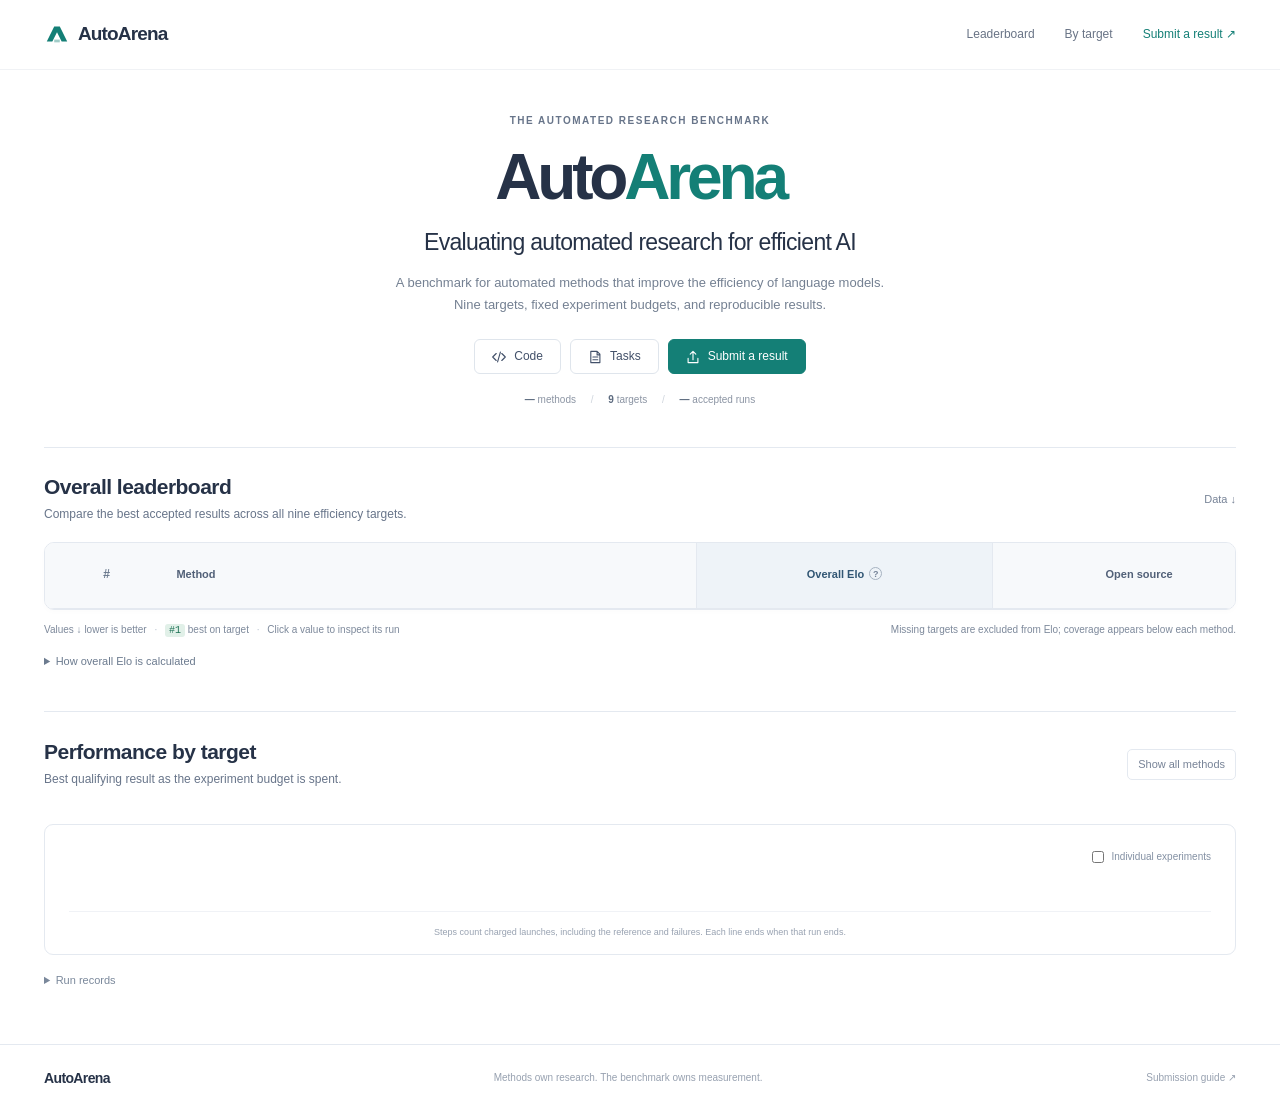
<file: site/index.html>
<!doctype html>
<html lang="en">
<head>
  <meta charset="utf-8">
  <meta name="viewport" content="width=device-width,initial-scale=1">
  <meta name="description" content="AutoArena benchmarks automated research across nine efficiency targets. Compare methods, overall Elo ratings and experiment progress.">
  <title>AutoArena · Automated Research Benchmark</title>
  <link rel="stylesheet" href="site.css">
  <script src="site.js" defer></script>
</head>
<body>
  <a class="skip" href="#leaderboard">Skip to leaderboard</a>
  <header class="topbar">
    <a class="brand" href="index.html"><svg class="brand-mark" viewBox="0 0 28 28" aria-hidden="true"><path d="M3 22 11 6h6l8 16h-6l-5-10-5 10Z" fill="currentColor"/><path d="M11 20h6v3h-6z" fill="currentColor" opacity=".4"/></svg>AutoArena</a>
    <nav aria-label="Main navigation"><a href="#leaderboard">Leaderboard</a><a href="#target-details">By target</a><a href="submit.html">Submit a result <span aria-hidden="true">↗</span></a></nav>
  </header>
  <main>
    <section class="hero" aria-labelledby="page-title">
      <p class="eyebrow">The automated research benchmark</p>
      <h1 id="page-title">Auto<span>Arena</span></h1>
      <p class="hero-title">Evaluating automated research for efficient AI</p>
      <p class="hero-description">A benchmark for automated methods that improve the efficiency of language models.<br class="wide-only"> Nine targets, fixed experiment budgets, and reproducible results.</p>
      <div class="resource-links">
        <a href="https://github.com/Auto-Research-Arena/auto-research-arena"><svg viewBox="0 0 20 20" aria-hidden="true"><path d="m6 5-5 5 5 5m8-10 5 5-5 5M12 3 8 17"/></svg>Code</a>
        <a href="https://github.com/Auto-Research-Arena/auto-research-arena/tree/master/tasks"><svg viewBox="0 0 20 20" aria-hidden="true"><path d="M4 2h9l4 4v12H4ZM13 2v5h4M7 10h7M7 14h7"/></svg>Tasks</a>
        <a href="submit.html" class="primary"><svg viewBox="0 0 20 20" aria-hidden="true"><path d="M10 14V2m-4 4 4-4 4 4M3 12v6h14v-6"/></svg>Submit a result</a>
      </div>
      <p class="collection-meta"><span id="method-count">—</span> methods <span class="meta-separator">/</span> <span id="task-count">9</span> targets <span class="meta-separator">/</span> <span id="run-count">—</span> accepted runs</p>
    </section>

    <section id="leaderboard" aria-labelledby="board-title">
      <div class="section-heading"><div><h2 id="board-title">Overall leaderboard</h2><p>Compare the best accepted results across all nine efficiency targets.</p></div><a class="quiet-link" href="leaderboard.json">Data <span aria-hidden="true">↓</span></a></div>
      <div class="matrix-scroll" tabindex="0" role="region" aria-label="Overall leaderboard; scroll horizontally for all targets">
        <table class="matrix">
          <caption class="sr-only">Methods ranked by overall Elo, with open-source availability, best value and rank for every target</caption>
          <thead><tr id="matrix-head"><th scope="col" class="overall-rank">#</th><th scope="col" class="method-column">Method</th><th scope="col" class="elo-column">Overall Elo <a class="info-link" href="#elo-method" aria-label="How overall Elo is calculated">?</a></th><th scope="col" class="source-column">Open source</th></tr></thead>
          <tbody id="matrix-body"></tbody>
        </table>
      </div>
      <div class="matrix-notes"><p>Values ↓ lower is better <span class="note-separator">·</span> <span class="rank-key">#1</span> best on target <span class="note-separator">·</span> Click a value to inspect its run</p><p id="coverage-note">Missing targets are excluded from Elo; coverage appears below each method.</p></div>
      <details id="elo-method" class="rating-method">
        <summary>How overall Elo is calculated</summary>
        <p>Each pair of methods is compared on the final target values of its best run. A lower value wins; equal values tie. Every included target receives the same nominal weight: 1/9 across all nine targets. Missing targets are excluded.</p>
        <p>Training time is rounded to the nearest 30-second checkpoint with 30 × floor(seconds / 30 + 0.5) for ranking, tables and curves. Matching checkpoints tie; other targets retain their task’s tiebreaks. Downloaded submission JSON preserves raw measurements. Only selected endpoints enter Elo, without adjustments for search budget or reference scores.</p>
        <p>A comparison’s update reflects its proportional improvement: the absolute log ratio is divided by the target’s median nonzero pairwise log gap, transformed with log₂(1 + gap), and capped at 3. Exact ties make no update.</p>
        <p>Ratings start at 1500 and use standard Elo updates with K = 32 and a 400-point scale. We average 4,000 shuffled comparison orders with seed 20260902. Equal and opposite updates keep the cohort mean at 1500; there is no fixed maximum. <a href="ranking.json">Download full-precision ratings and calculation settings</a>. The exported match-order standard deviation describes sensitivity to comparison order, not experimental uncertainty.</p>
        <p id="elo-status"></p>
      </details>
    </section>

    <section id="target-details" aria-labelledby="details-title">
      <div class="section-heading"><div><h2 id="details-title">Performance by target</h2><p>Best qualifying result as the experiment budget is spent.</p></div><button id="reset-comparison" class="quiet-button" type="button">Show all methods</button></div>
      <div id="target-tabs" class="target-tabs" role="group" aria-label="Efficiency target"></div>
      <p id="target-description" class="target-description"></p>
      <div class="figure-card">
        <div class="figure-heading"><div><h3 id="chart-title-text"></h3><span id="chart-unit"></span></div><label class="point-toggle"><input type="checkbox" id="show-points"> Individual experiments</label></div>
        <div class="figure-layout"><div class="plot-wrap"><div id="chart" class="chart"></div><div id="chart-tooltip" class="chart-tooltip" hidden></div></div><aside id="legend" class="legend" aria-label="Toggle runs in the chart"></aside></div>
        <p class="figure-note">Steps count charged launches, including the reference and failures. Each line ends when that run ends.</p>
      </div>
      <details class="run-records"><summary>Run records <span id="report-count"></span></summary><div class="records-scroll"><table><caption class="sr-only">All accepted runs for the selected target</caption><thead><tr><th scope="col">Method / run</th><th scope="col">Best value</th><th scope="col">Budget used</th><th scope="col">Research model</th><th scope="col">Evidence</th></tr></thead><tbody id="run-records"></tbody></table></div></details>
    </section>
    <noscript><p class="notice">Enable JavaScript to explore the leaderboard, or download <a href="leaderboard.json">the data</a>.</p></noscript>
  </main>
  <footer><a class="brand" href="index.html">AutoArena</a><p>Methods own research. The benchmark owns measurement.</p><a href="submit.html">Submission guide ↗</a></footer>
  <script id="leaderboard-data" type="application/json">LEADERBOARD_DATA</script>
</body>
</html>
</file>
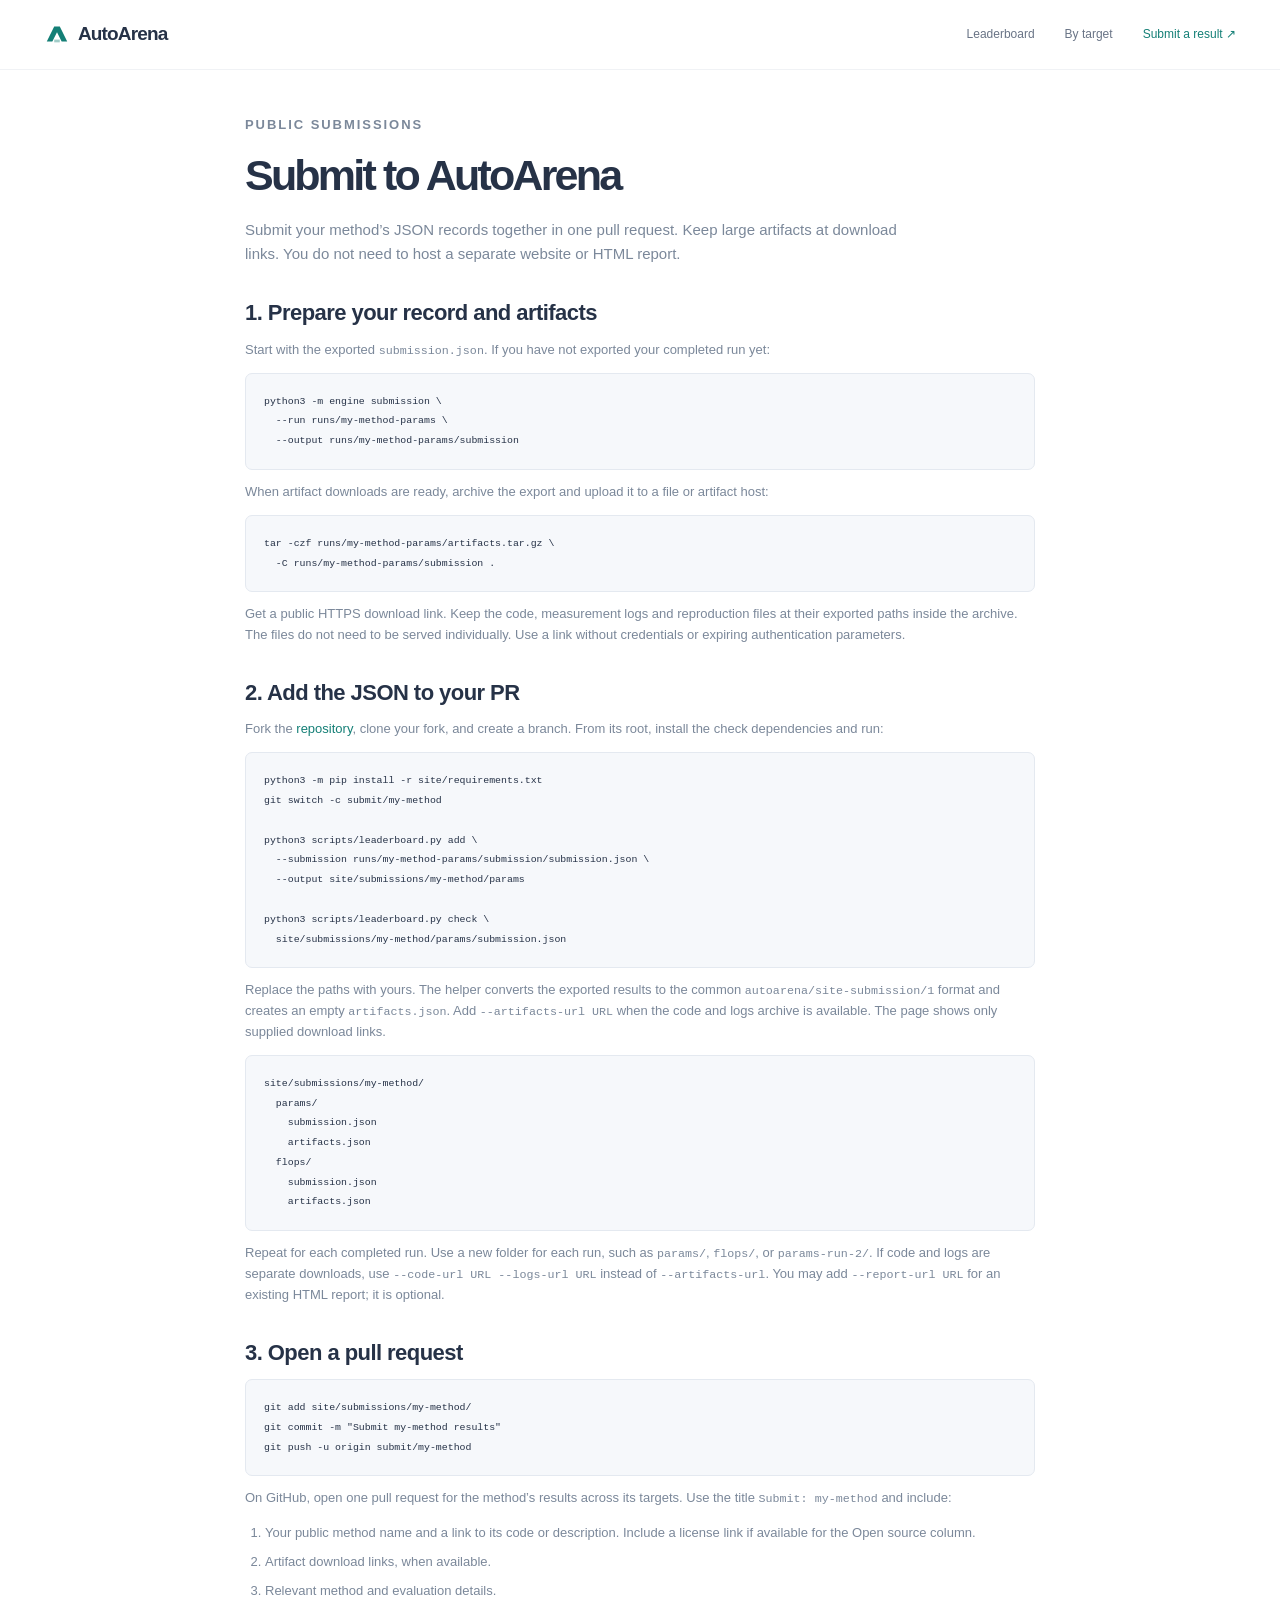
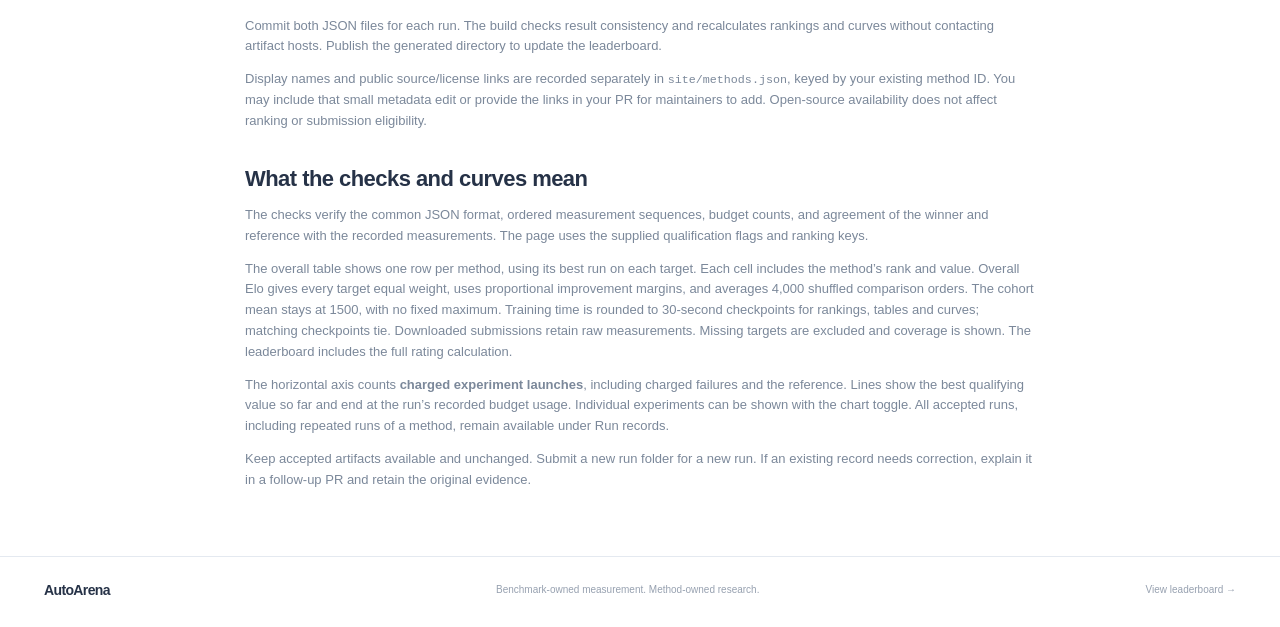
<file: site/submit.html>
<!doctype html>
<html lang="en">
<head>
  <meta charset="utf-8">
  <meta name="viewport" content="width=device-width,initial-scale=1">
  <meta name="description" content="Submit your method's AutoArena JSON records in one pull request. Link large artifacts; no hosted report or separate website is required.">
  <title>Submit a run · AutoArena</title>
  <link rel="stylesheet" href="site.css">
</head>
<body>
  <a class="skip" href="#guide">Skip to submission guide</a>
  <header class="topbar">
    <a class="brand" href="index.html"><svg class="brand-mark" viewBox="0 0 28 28" aria-hidden="true"><path d="M3 22 11 6h6l8 16h-6l-5-10-5 10Z" fill="currentColor"/><path d="M11 20h6v3h-6z" fill="currentColor" opacity=".4"/></svg>AutoArena</a>
    <nav aria-label="Main navigation"><a href="index.html#leaderboard">Leaderboard</a><a href="index.html#target-details">By target</a><a href="submit.html" aria-current="page">Submit a result ↗</a></nav>
  </header>
  <main id="guide">
    <article class="guide">
      <p class="eyebrow">Public submissions</p>
      <h1>Submit to AutoArena</h1>
      <p class="intro">Submit your method’s JSON records together in one pull request. Keep large artifacts at download links. You do not need to host a separate website or HTML report.</p>
      <section>
        <h2>1. Prepare your record and artifacts</h2>
        <p>Start with the exported <code>submission.json</code>. If you have not exported your completed run yet:</p>
        <pre><code>python3 -m engine submission \
  --run runs/my-method-params \
  --output runs/my-method-params/submission</code></pre>
        <p>When artifact downloads are ready, archive the export and upload it to a file or artifact host:</p>
        <pre><code>tar -czf runs/my-method-params/artifacts.tar.gz \
  -C runs/my-method-params/submission .</code></pre>
        <p>Get a public HTTPS download link. Keep the code, measurement logs and reproduction files at their exported paths inside the archive. The files do not need to be served individually. Use a link without credentials or expiring authentication parameters.</p>
      </section>
      <section>
        <h2>2. Add the JSON to your PR</h2>
        <p>Fork the <a href="https://github.com/Auto-Research-Arena/auto-research-arena">repository</a>, clone your fork, and create a branch. From its root, install the check dependencies and run:</p>
        <pre><code>python3 -m pip install -r site/requirements.txt
git switch -c submit/my-method

python3 scripts/leaderboard.py add \
  --submission runs/my-method-params/submission/submission.json \
  --output site/submissions/my-method/params

python3 scripts/leaderboard.py check \
  site/submissions/my-method/params/submission.json</code></pre>
        <p>Replace the paths with yours. The helper converts the exported results to the common <code>autoarena/site-submission/1</code> format and creates an empty <code>artifacts.json</code>. Add <code>--artifacts-url URL</code> when the code and logs archive is available. The page shows only supplied download links.</p>
        <pre><code>site/submissions/my-method/
  params/
    submission.json
    artifacts.json
  flops/
    submission.json
    artifacts.json</code></pre>
        <p>Repeat for each completed run. Use a new folder for each run, such as <code>params/</code>, <code>flops/</code>, or <code>params-run-2/</code>. If code and logs are separate downloads, use <code>--code-url URL --logs-url URL</code> instead of <code>--artifacts-url</code>. You may add <code>--report-url URL</code> for an existing HTML report; it is optional.</p>
      </section>
      <section>
        <h2>3. Open a pull request</h2>
        <pre><code>git add site/submissions/my-method/
git commit -m "Submit my-method results"
git push -u origin submit/my-method</code></pre>
        <p>On GitHub, open one pull request for the method’s results across its targets. Use the title <code>Submit: my-method</code> and include:</p>
        <ol>
          <li>Your public method name and a link to its code or description. Include a license link if available for the Open source column.</li>
          <li>Artifact download links, when available.</li>
          <li>Relevant method and evaluation details.</li>
        </ol>
        <p>Commit both JSON files for each run. The build checks result consistency and recalculates rankings and curves without contacting artifact hosts. Publish the generated directory to update the leaderboard.</p>
        <p>Display names and public source/license links are recorded separately in <code>site/methods.json</code>, keyed by your existing method ID. You may include that small metadata edit or provide the links in your PR for maintainers to add. Open-source availability does not affect ranking or submission eligibility.</p>
      </section>
      <section>
        <h2>What the checks and curves mean</h2>
        <p>The checks verify the common JSON format, ordered measurement sequences, budget counts, and agreement of the winner and reference with the recorded measurements. The page uses the supplied qualification flags and ranking keys.</p>
        <p>The overall table shows one row per method, using its best run on each target. Each cell includes the method’s rank and value. Overall Elo gives every target equal weight, uses proportional improvement margins, and averages 4,000 shuffled comparison orders. The cohort mean stays at 1500, with no fixed maximum. Training time is rounded to 30-second checkpoints for rankings, tables and curves; matching checkpoints tie. Downloaded submissions retain raw measurements. Missing targets are excluded and coverage is shown. The leaderboard includes the full rating calculation.</p>
        <p>The horizontal axis counts <strong>charged experiment launches</strong>, including charged failures and the reference. Lines show the best qualifying value so far and end at the run’s recorded budget usage. Individual experiments can be shown with the chart toggle. All accepted runs, including repeated runs of a method, remain available under Run records.</p>
        <p>Keep accepted artifacts available and unchanged. Submit a new run folder for a new run. If an existing record needs correction, explain it in a follow-up PR and retain the original evidence.</p>
      </section>
    </article>
  </main>
  <footer><a class="brand" href="index.html">AutoArena</a><p>Benchmark-owned measurement. Method-owned research.</p><a href="index.html">View leaderboard →</a></footer>
</body>
</html>
</file>
<file: site/site.css>
:root {
  --ink: #263247; --muted: #68758a; --line: #e4e9f0; --accent: #147f76;
  --tint: #eef8f5; --paper: #fff; --mono: ui-monospace, SFMono-Regular, Consolas, monospace;
}
* { box-sizing: border-box; }
html { scroll-padding-top: 24px; }
body { margin: 0; background: var(--paper); color: var(--ink); font: 14px/1.6 -apple-system, BlinkMacSystemFont, "Segoe UI", sans-serif; }
a { color: var(--accent); text-decoration: none; }
a:hover { text-decoration: underline; }
button, input, select { font: inherit; }
button { cursor: pointer; }
button, a, input, select { touch-action: manipulation; }
button:focus-visible, a:focus-visible, input:focus-visible, select:focus-visible, [tabindex]:focus-visible { outline: 3px solid #8ba8e8; outline-offset: 3px; }
button:disabled { cursor: default; opacity: .35; }
h1, h2, h3, p { margin: 0; }
h1, h2, h3 { line-height: 1.2; letter-spacing: -.025em; }
.topbar, main, footer { max-width: 1380px; margin: auto; padding-left: 44px; padding-right: 44px; }
.topbar { height: 70px; display: flex; align-items: center; justify-content: space-between; border-bottom: 1px solid #f0f2f5; }
.brand { display: inline-flex; align-items: center; gap: 8px; color: var(--ink); font-size: 19px; font-weight: 720; letter-spacing: -.045em; }
.brand:hover { text-decoration: none; }
.brand-mark { width: 26px; height: 26px; color: var(--accent); }
.brand-icon { display: grid; place-items: center; width: 27px; height: 28px; background: var(--accent); color: white; border-radius: 6px; }
nav { display: flex; gap: 30px; align-items: center; }
nav a { color: #697486; font-size: 12px; }
nav a:last-child { color: var(--accent); }
.hero { text-align: center; padding: 43px 0 39px; }
.eyebrow { text-transform: uppercase; font-size: 10px; font-weight: 600; letter-spacing: .15em; color: var(--muted); }
h1 { font-size: clamp(50px, 5vw, 66px); font-weight: 750; letter-spacing: -.065em; margin: 10px 0 8px; }
h1 span { color: var(--accent); }
.hero-title { font-size: 23px; font-weight: 500; letter-spacing: -.03em; }
.hero-description { font-size: 13px; color: #748092; margin-top: 11px; line-height: 1.75; }
.resource-links { display: flex; justify-content: center; gap: 9px; margin-top: 22px; }
.resource-links a { display: inline-flex; align-items: center; gap: 8px; padding: 7px 17px; border: 1px solid #dfe5ec; border-radius: 6px; font-size: 12px; color: #43516a; background: white; }
.resource-links a:hover { background: #f6f8fb; text-decoration: none; }
.resource-links a.primary { color: white; border-color: var(--accent); background: var(--accent); }
.resource-links a.primary:hover { background: #116d66; }
.resource-links svg { width: 14px; height: 14px; fill: none; stroke: currentColor; stroke-width: 1.6; stroke-linejoin: round; stroke-linecap: round; }
.collection-meta { margin-top: 18px; color: #8b94a3; font-size: 10px; }
.collection-meta > span:not(.meta-separator) { color: #5e6c80; font-weight: 600; }
.meta-separator { margin: 0 12px; color: #ced4dc; }
.section-heading { display: flex; justify-content: space-between; align-items: center; margin-bottom: 17px; gap: 20px; }
h2 { font-size: 21px; font-weight: 650; }
.section-heading p { font-size: 12px; color: var(--muted); margin-top: 6px; }
.quiet-link, .quiet-button { color: #778397; font-size: 11px; }
.quiet-button { background: none; border: 1px solid var(--line); border-radius: 5px; padding: 6px 10px; white-space: nowrap; }
#leaderboard { border-top: 1px solid var(--line); padding-top: 26px; }
.matrix-scroll { overflow: auto; border: 1px solid var(--line); border-radius: 10px; box-shadow: 0 2px 6px #26324704; }
table { width: 100%; border-collapse: separate; border-spacing: 0; text-align: left; }
.matrix { min-width: 1240px; font-variant-numeric: tabular-nums; }
.matrix th { height: 66px; background: #f7f9fb; font-weight: 600; color: #526178; font-size: 11px; border-bottom: 1px solid var(--line); }
.matrix td { height: 77px; border-bottom: 1px solid #edf0f5; transition: background-color .12s; }
.matrix tr:last-child td { border-bottom: 0; }
.matrix tbody tr:hover td { background: #f8fafc; }
.matrix .overall-rank { width: 44px; min-width: 44px; text-align: center; color: #69788c; font-family: var(--mono); font-size: 12px; position: sticky; left: 0; z-index: 2; background: white; }
.matrix th.overall-rank, .matrix th.method-column { background: #f7f9fb; }
.matrix .method-column { width: 188px; min-width: 188px; padding: 12px 16px 12px 8px; position: sticky; left: 44px; background: white; z-index: 2; }
.method-name { display: flex; align-items: center; gap: 9px; font-size: 14px; font-weight: 600; white-space: nowrap; }
.method-dot { display: inline-block; width: 7px; height: 7px; border-radius: 50%; flex-shrink: 0; }
.coverage { display: block; color: #748197; font-size: 10px; margin: 4px 0 0 16px; }
.source-column { width: 104px; min-width: 104px; padding: 0 8px; text-align: center; }
.source-badge { display: inline-flex; align-items: center; min-height: 30px; padding: 3px 8px; border: 1px solid; border-radius: 5px; font-size: 10px; font-weight: 500; white-space: nowrap; }
.source-badge:hover { text-decoration: none; filter: brightness(.94); }
.source-open { background: #f0f8f5; color: #207357; border-color: #cce5d9; }
.source-no { color: #8995a6; font-size: 10px; }
.elo-column { text-align: center; width: 106px; min-width: 106px; padding: 0 10px; border-left: 1px solid var(--line); border-right: 1px solid var(--line); background: #f4f8fb; }
.matrix th.elo-column { color: #315674; background: #eef3f8; }
.matrix tbody tr:hover .elo-column { background: #edf3f8; }
.info-link { display: inline-block; color: #77859a; border: 1px solid #a6b2c1; border-radius: 50%; width: 13px; height: 13px; line-height: 12px; font-size: 9px; text-align: center; vertical-align: 1px; margin-left: 2px; }
.elo-value { color: #244e6d; font-family: var(--mono); font-size: 17px; font-weight: 650; letter-spacing: -.035em; }
.target-column { text-align: center; min-width: 86px; }
.target-column button { display: block; width: 100%; min-height: 65px; background: none; border: 0; border-bottom: 2px solid transparent; padding: 10px 5px 8px; font-size: 11px; font-weight: 600; color: #526178; }
.target-column button:hover, .target-column button.selected { color: var(--accent); background: #f0f6f5; }
.target-column button.selected { border-bottom-color: var(--accent); }
.column-unit { display: block; font-size: 10px; color: #7c8899; font-weight: 400; margin-top: 4px; }
.result-cell { text-align: center; }
.cell-button { display: flex; flex-direction: column; align-items: center; gap: 5px; width: 100%; height: 76px; justify-content: center; border: 0; background: none; color: inherit; padding: 8px 5px; }
.cell-button:hover { background: #edf3f8; }
.cell-rank { font-family: var(--mono); font-size: 10px; color: #8490a1; line-height: 1.5; padding: 0 5px; border-radius: 3px; }
.cell-value { font-family: var(--mono); font-size: 12px; font-weight: 500; letter-spacing: -.025em; }
.best-cell { background: #f3faf7; }
.matrix tbody tr:hover .best-cell { background: #eaf6f0; }
.best-cell .cell-rank { color: #207357; background: #e1f0e8; font-weight: 650; }
.best-cell .cell-value { color: #176449; font-weight: 650; }
.missing { color: #c5ccd6; font-size: 14px; }
.matrix-notes { display: flex; justify-content: space-between; gap: 30px; margin-top: 12px; font-size: 10px; color: #7d899b; }
.rank-key { color: #207357; font-family: var(--mono); background: #e1f0e8; border-radius: 3px; padding: 1px 4px; }
.note-separator { color: #b9c3d0; margin: 0 5px; }
.rating-method { margin-top: 14px; font-size: 11px; color: var(--muted); max-width: 960px; }
.rating-method summary { cursor: pointer; color: #6c7b8f; display: list-item; width: fit-content; }
.rating-method p { margin: 10px 0; font-size: 12px; line-height: 1.8; }
#target-details { margin-top: 41px; padding-top: 27px; border-top: 1px solid var(--line); scroll-margin-top: 20px; }
.target-tabs { display: flex; flex-wrap: wrap; gap: 7px; margin: 4px 0 10px; }
.target-tabs button { border: 1px solid var(--line); border-radius: 6px; background: white; color: #627087; padding: 9px 13px; font-size: 12px; }
.target-tabs button:hover { background: #f6f8fb; color: var(--ink); }
.target-tabs button[aria-pressed=true] { border-color: var(--accent); background: var(--tint); color: var(--accent); }
.target-description { font-size: 11px; color: #929bad; margin-bottom: 17px; }
.figure-card { border: 1px solid var(--line); border-radius: 9px; padding: 23px 24px 15px; }
.figure-heading { display: flex; align-items: center; justify-content: space-between; gap: 20px; margin-bottom: 17px; }
.figure-heading > div { display: flex; gap: 14px; align-items: baseline; }
.figure-heading h3 { font-size: 15px; font-weight: 600; }
#chart-unit { font-size: 10px; color: #9aa4b3; }
.point-toggle { display: flex; align-items: center; gap: 5px; font-size: 10px; color: #8390a3; white-space: nowrap; }
.point-toggle input { accent-color: var(--accent); width: 12px; height: 12px; }
.figure-layout { display: grid; grid-template-columns: minmax(0, 1fr) 215px; gap: 25px; align-items: center; }
.plot-wrap { min-width: 0; position: relative; }
.chart svg { display: block; width: 100%; height: auto; }
.grid-line { stroke: #edf0f5; stroke-width: 1; }
.axis-label { font-size: 10px; fill: #748298; font-family: var(--mono); }
.axis-title { font-size: 11px; fill: #8a96a9; }
.progress-line { vector-effect: non-scaling-stroke; }
.cursor-line { stroke: #aab5c5; stroke-width: 1; stroke-dasharray: 3 4; pointer-events: none; }
.legend { padding: 5px 0 10px 10px; }
.legend-heading { color: #a1aabb; font-size: 9px; margin-bottom: 9px; padding-left: 5px; }
.legend-row { display: flex; align-items: center; justify-content: space-between; gap: 10px; background: none; border: 0; border-radius: 5px; width: 100%; padding: 10px 5px; color: #66778e; text-align: left; }
.legend-row:hover { background: #f7f9fc; }
.legend-row[aria-pressed=false] { opacity: .28; }
.legend-name { display: flex; align-items: center; gap: 8px; font-size: 11px; flex-wrap: wrap; }
.legend-name small { font-size: 8px; max-width: 110px; overflow-wrap: anywhere; }
.legend-value { font-family: var(--mono); font-size: 10px; color: #53657e; }
.legend > a { font-size: 10px; display: block; margin: 13px 5px 0; }
.figure-note { border-top: 1px solid #f0f2f6; padding-top: 13px; margin-top: 13px; font-size: 9px; color: #98a2b1; text-align: center; }
.chart-tooltip { position: absolute; top: 14px; z-index: 3; background: #fffffff5; border: 1px solid var(--line); border-radius: 7px; padding: 10px 12px; box-shadow: 0 4px 14px #24365210; pointer-events: none; font-size: 10px; min-width: 180px; }
.chart-tooltip > strong { display: block; margin-bottom: 7px; color: #78869a; font-weight: 500; }
.tooltip-row { display: flex; justify-content: space-between; gap: 14px; margin-top: 5px; }
.tooltip-row > span:first-child { display: inline-flex; align-items: center; gap: 7px; }
.run-records { margin: 17px 0 54px; }
.run-records > summary { cursor: pointer; color: #7a889b; font-size: 11px; }
.run-records > summary span { color: #a6afbc; }
.records-scroll { overflow-x: auto; margin-top: 13px; border: 1px solid var(--line); border-radius: 7px; }
.records-scroll table { min-width: 740px; font-size: 11px; }
.records-scroll th { background: #f7f9fc; padding: 10px 15px; color: #7d8b9e; font-weight: 500; white-space: nowrap; }
.records-scroll td { padding: 13px 15px; border-top: 1px solid var(--line); vertical-align: top; }
.numeric { font-family: var(--mono); white-space: nowrap; font-size: 11px; }
.subtext { display: block; color: #98a3b2; margin-top: 4px; font-size: 9px; overflow-wrap: anywhere; }
.model-cell { font-size: 10px; color: #7d8b9e; max-width: 230px; overflow-wrap: anywhere; }
.evidence a { display: inline-block; margin-right: 12px; font-size: 10px; white-space: nowrap; }
.empty-chart { min-height: 280px; display: flex; flex-direction: column; align-items: center; justify-content: center; text-align: center; gap: 8px; }
.empty-chart strong { font-size: 14px; font-weight: 500; }
.empty-chart p { font-size: 11px; color: #9aa4b4; }
.empty-chart a { font-size: 11px; margin-top: 5px; }
.empty-table { padding: 30px; text-align: center; color: var(--muted); }
footer { border-top: 1px solid var(--line); display: flex; align-items: center; justify-content: space-between; padding-top: 22px; padding-bottom: 26px; }
footer .brand { font-size: 14px; }
footer p, footer > a:last-child { font-size: 10px; color: #97a1b0; }
.skip { position: absolute; left: 20px; top: -100px; z-index: 5; background: white; padding: 12px; }
.skip:focus { top: 10px; }
.sr-only { position: absolute; width: 1px; height: 1px; margin: -1px; padding: 0; overflow: hidden; clip: rect(0,0,0,0); white-space: nowrap; border: 0; }
.guide { max-width: 790px; margin: 45px auto 65px; }
.guide h1 { font-size: 43px; margin: 14px 0 17px; }
.guide .intro { max-width: 680px; font-size: 15px; }
.guide section { margin-top: 34px; }
.guide h2 { font-size: 22px; margin-bottom: 13px; }
.guide p, .guide li { color: #7b889a; font-size: 13px; }
.guide p { margin: 12px 0; }
.guide pre { white-space: pre-wrap; overflow-wrap: anywhere; background: #f6f8fb; border: 1px solid var(--line); border-radius: 7px; padding: 18px; font-family: var(--mono); font-size: 11px; line-height: 1.8; }
.guide code { font-family: var(--mono); font-size: .9em; }
.guide ol { padding-left: 20px; }
.guide li { margin: 8px 0; }
.notice { border-left: 3px solid var(--accent); background: var(--tint); padding: 13px 16px; margin: 20px 0 !important; }
@media (max-width: 1000px) {
  .topbar, main, footer { padding-left: 26px; padding-right: 26px; }
  .figure-layout { grid-template-columns: minmax(0,1fr) 180px; gap: 12px; }
  .figure-card { padding-left: 15px; padding-right: 15px; }
  .legend-name { font-size: 10px; }
  .matrix-notes { display: block; }.matrix-notes p + p { margin-top: 4px; }
}
@media (max-width: 650px) {
  .topbar, main, footer { padding-left: 18px; padding-right: 18px; }
  .topbar { height: 62px; }.brand { font-size: 17px; }.brand-mark { width: 23px; }
  nav { gap: 18px; } nav a { font-size: 10px; } nav a:nth-child(2) { display: none; }
  .hero { padding: 31px 0 29px; } h1 { font-size: min(57px, 15vw); }.hero-title { font-size: 21px; }
  .hero-description { font-size: 12px; }.wide-only { display: none; }.eyebrow { font-size: 8px; }
  .resource-links { gap: 7px; }.resource-links a { padding: 7px 12px; font-size: 11px; }
  .collection-meta { font-size: 9px; }.meta-separator { margin: 0 7px; }
  h2 { font-size: 20px; }.section-heading p { font-size: 11px; }.section-heading { align-items: start; }
  .matrix .overall-rank { width: 30px; min-width: 30px; }.matrix .method-column { width: 152px; min-width: 152px; left: 30px; padding-left: 5px; }
  .method-name { font-size: 12px; gap: 6px; }.coverage { margin-left: 13px; font-size: 9px; }
  .matrix .method-column { box-shadow: 4px 0 8px -7px #5c6c80; }.matrix-notes { font-size: 9px; }
  #target-details { margin-top: 28px; padding-top: 23px; }.quiet-button { font-size: 9px; padding: 5px 7px; }
  .target-tabs { display: grid; grid-template-columns: repeat(3, minmax(0, 1fr)); gap: 6px; }
  .target-tabs button { padding: 10px 3px; font-size: 10px; min-height: 44px; }.target-description { font-size: 10px; }
  .figure-card { padding: 16px 10px 12px; }.figure-heading { display: block; padding: 0 5px; margin-bottom: 12px; }
  .figure-heading > div { justify-content: space-between; }.figure-heading h3 { font-size: 14px; } #chart-unit { font-size: 9px; }
  .point-toggle { margin-top: 10px; font-size: 9px; }.figure-layout { grid-template-columns: minmax(0,1fr); gap: 10px; }
  .legend { display: grid; grid-template-columns: 1fr 1fr; gap: 0 12px; padding: 0 8px; }
  .legend-heading { display: none; }.legend-row { padding: 8px 0; }.legend-name { font-size: 9px; gap: 6px; }.legend-value { font-size: 9px; }
  .legend > a { grid-column: 1 / -1; }.figure-note { font-size: 9px; padding-left: 5px; padding-right: 5px; }
  .chart-tooltip { font-size: 9px; min-width: 158px; }.tooltip-row .numeric { font-size: 9px; }
  .run-records { margin-bottom: 34px; } footer { flex-wrap: wrap; gap: 12px; }footer p { order: 3; width: 100%; font-size: 9px; }
  .guide { margin: 30px auto 45px; }.guide h1 { font-size: 36px; }
}
</file>
